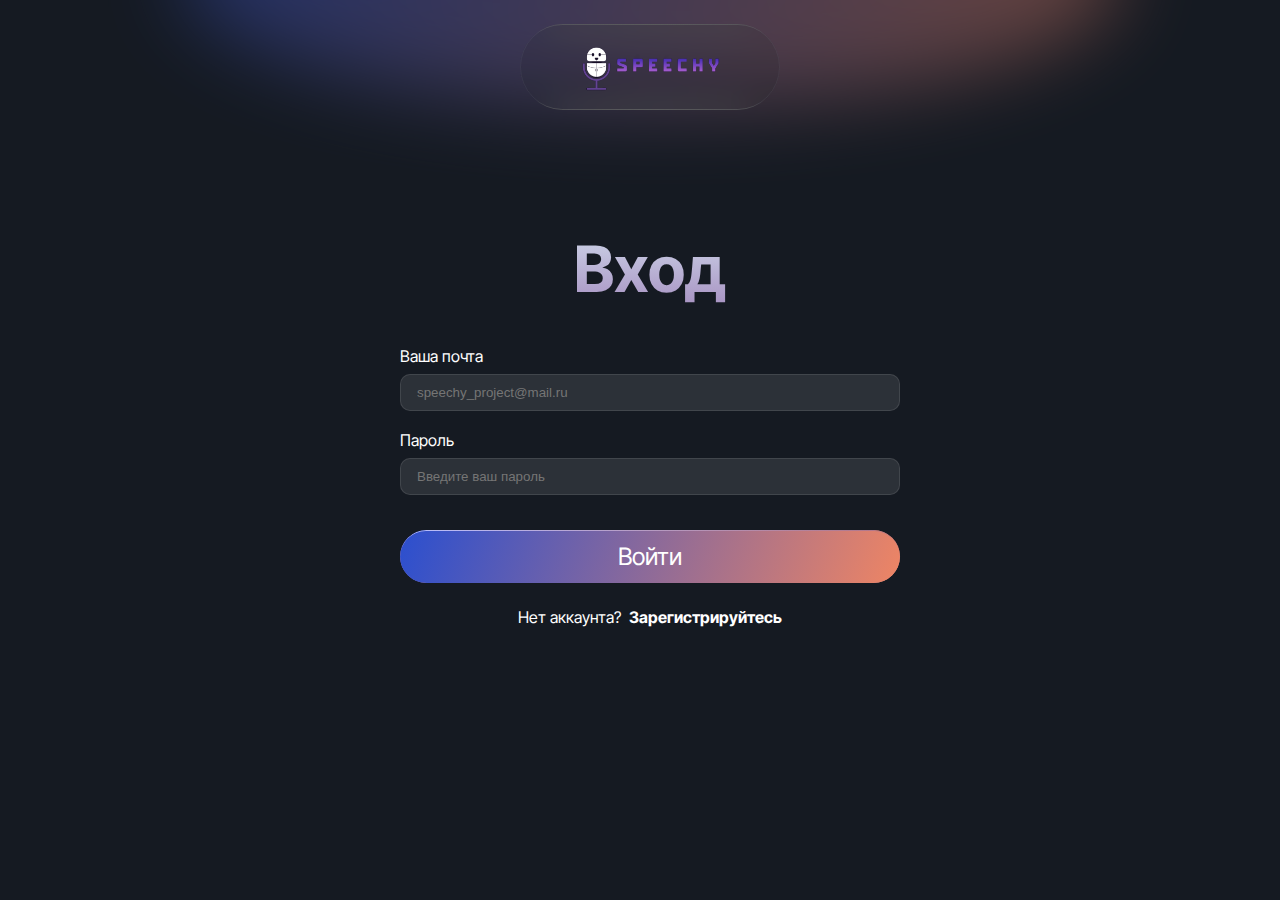
<file: signin.html>
<!DOCTYPE html>
<html lang="ru">
<head>
    <meta charset="UTF-8">
    <meta name="viewport" content="width=device-width, initial-scale=1.0">
    <title>Speechy</title>
    <link rel="stylesheet" href="css/page_styles.css">
    <link rel="stylesheet" href="css/header_styles.css">
    <link rel="stylesheet" href="css/main_styles.css">
    <link rel="stylesheet" href="css/footer_styles.css">
    <link rel="stylesheet" href="css/signinup_styles.css">
</head>
<body>
    <header class="header container header--logo--only">
        <div class="header-glow-effect"></div>
        <div class="upper-gradient"></div>
        <div class="lower-gradient"></div>
        <div class="inner-effect"></div>
        <div class="header-wrapper">
            <div class="brand">
                <a href="index.html" class="brand__link">
                    <img src="images/logo.png" alt="speechy logo">
                </a>
            </div>
        </div>
    </header>
    
    
    <main class="main container main--signin--padding">
        <h1 class="title title--auth">
           Вход
        </h1>

        <div class="form-wrapper">

            <form action="404.html" method="GET" class="auth-form">
                <div class="field-wrapper">
                    <label for="email" class="field__label">Ваша почта</label>
                    <input type="email" name="email" id="email" placeholder="speechy_project@mail.ru" class="field__input">
                </div>
                <div class="field-wrapper">
                    <label for="pass" class="field__label">Пароль</label>
                    <input type="password" name="pass" id="pass" placeholder="Введите ваш пароль" class="field__input">
                </div>
                <div class="submit-wrapper">
                    <button class="btn btn--gradient btn__submit" type="submit">
                        <div class="btn-frame"></div>
                        <div class="border-glow-effect"></div>
                        <div class="btn__link">Войти</div>
                    </button>
                </div>
            </form>
            
            <div class="alt-wrapper">
                Нет аккаунта?&nbsp;
                <a href="signup.html" class="alt-link">Зарегистрируйтесь</a> 
            </div>
        </div>
    </main>
</body>
</html>
</file>
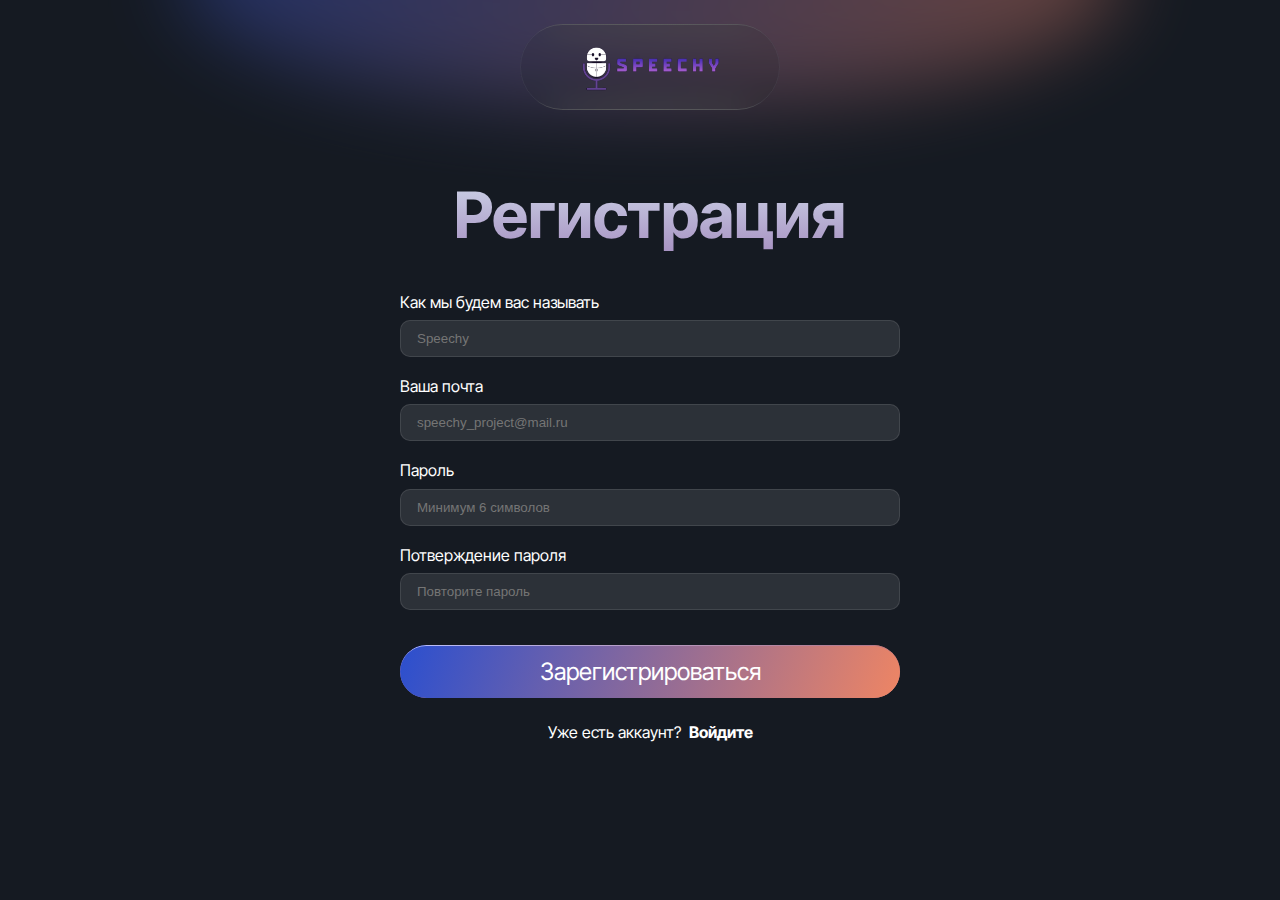
<file: signup.html>
<!DOCTYPE html>
<html lang="ru">
<head>
    <meta charset="UTF-8">
    <meta name="viewport" content="width=device-width, initial-scale=1.0">
    <title>Speechy</title>
    <link rel="stylesheet" href="css/page_styles.css">
    <link rel="stylesheet" href="css/header_styles.css">
    <link rel="stylesheet" href="css/main_styles.css">
    <link rel="stylesheet" href="css/footer_styles.css">
    <link rel="stylesheet" href="css/signinup_styles.css">
</head>
<body>
    <header class="header container header--logo--only">
        <div class="header-glow-effect"></div>
        <div class="upper-gradient"></div>
        <div class="lower-gradient"></div>
        <div class="inner-effect"></div>
        <div class="header-wrapper">
            <div class="brand">
                <a href="index.html" class="brand__link">
                    <img src="images/logo.png" alt="speechy logo">
                </a>
            </div>
        </div>
    </header>
    
    <main class="main container">
        <h1 class="title title--auth">
           Регистрация
        </h1>

        <div class="form-wrapper">

            <form action="404.html" method="GET" class="auth-form">
                <div class="field-wrapper">
                    <label for="full_name" class="field__label">Как мы будем вас называть</label>
                    <input type="text" name="full_name" id="full_name" placeholder="Speechy" class="field__input">
                </div>
                <div class="field-wrapper">
                    <label for="email" class="field__label">Ваша почта</label>
                    <input type="email" name="email" id="email" placeholder="speechy_project@mail.ru" class="field__input">
                </div>
                <div class="field-wrapper">
                    <label for="pass" class="field__label">Пароль</label>
                    <input type="password" name="pass" id="pass" placeholder="Минимум 6 символов" class="field__input">
                </div>
                <div class="field-wrapper">
                    <label for="pass_confirm" class="field__label">Потверждение пароля</label>
                    <input type="password" name="pass_confirm" id="pass_confirm" placeholder="Повторите пароль" class="field__input">
                </div>
                <div class="submit-wrapper">
                    <button class="btn btn--gradient btn__submit" type="submit">
                        <div class="btn-frame"></div>
                        <div class="border-glow-effect"></div>
                        <div class="btn__link">Зарегистрироваться</div>
                    </button>
                </div>
            </form>
            
            <div class="alt-wrapper">
                Уже есть аккаунт?&nbsp;
                <a href="signin.html" class="alt-link">Войдите</a> 
            </div>
        </div>
    </main>
</body>
</html>
</file>
<file: css/page_styles.css>
* {
    box-sizing: border-box;
    padding: 0;
    margin: 0;
}

body {
    min-width: 1300px;
    height: fit-content;
    min-height: 100vh;
    background-color: rgb(21, 26, 34);
    font-size: 12px;
    font-family: sans-serif;
    display: flex;
    flex-direction: column;
    align-items: center;
}

.container {
    max-width: 1200px;
    width: 80%;
}

@font-face {
    font-family: "InterTight";
    src: local("Inter Tight Regular"),
         url("../fonts/InterTight.ttf") format("truetype");
}

.border-glow-effect {
    background: radial-gradient(100% 50% at 0% 0%, rgb(186, 193, 255) 0%, rgb(178, 116, 133) 100%);
    border-bottom-left-radius: 100px;
    border-bottom-right-radius: 100px;
    border-top-left-radius: 100px;
    border-top-right-radius: 100px;
    filter: none;
    -webkit-filter: none;
    opacity: 1;

    flex: none;
    inset: 0;
    overflow: visible;
    position: absolute;
    z-index: -1;
}

html.sr .load-hidden {
    visibility: hidden;
}
</file>
<file: css/header_styles.css>
.header {
    flex: none;
    height: auto;
    position: fixed;
    top: 24px;
    z-index: 2;
    opacity: 1;
    width: 100%;
}

.header-wrapper {
    align-items: center;
    display: flex;
    flex-direction: row;
    flex-wrap: nowrap;
    height: 86px;
    justify-content: space-between;
    overflow: visible;
    padding: 16px 24px;
    position: relative;
    border-bottom-width: 1px;
    border-color: rgba(149, 158, 171, 0.1);
    border-left-width: 1px;
    border-right-width: 1px;
    border-style: solid;
    border-top-width: 1px;
    width: 100%;
    border-radius: 100px;
    opacity: 1;
}

.header-glow-effect {
    background: linear-gradient(110deg,#2b4fcf 0%,rgb(238, 133, 100) 100%);
    border-radius: 100%;
    filter: blur(40px);
    flex: none;
    height: 263px;
    left: calc(50.00000000000002% - 941px / 2);
    opacity: .4;
    position: absolute;
    top: -180px;
    width: 941px;
    z-index: 0;
}

.upper-gradient {
    background: radial-gradient(117.4% 14.7% at 50% 0%, rgb(85, 85, 85) 0%, rgba(21, 26, 34, 0) 100%);
    border-radius: 100px;
    opacity: 1;
    flex: none;
    inset: 0;
    overflow: hidden;
    position: absolute;
    will-change: transform;
    z-index: 0;
}

.lower-gradient {
    background: radial-gradient(117.4% 14.7% at 49.4% 100%, rgb(85, 85, 85) 0%, rgba(21, 26, 34, 0) 100%);
    border-radius: 100px;
    opacity: 1;
    flex: none;
    inset: 0;
    overflow: hidden;
    position: absolute;
    will-change: transform;
    z-index: 0;
}

.inner-effect {
    flex: none;
    height: 84px;
    left: calc(50.00000000000002% - 100% / 2);
    overflow: hidden;
    position: absolute;
    top: calc(50.00000000000002% - 84px / 2);
    width: 100%;
    will-change: transform;
    z-index: 0;
    backdrop-filter: blur(15px);
    background-color: rgba(21, 26, 34, 0.1);
    border-radius: 100px;
    opacity: 1;
}

.brand {
    height: 100%;
    max-width: 25%;
}

.brand img {
    width: auto;
    height: 100%;
}

.brand__link {
    height: 100%;
    position: relative;
    display: block;
    text-decoration: none;
    text-transform: none;
    line-height: 110%;
}

.header__link {
    padding: 10px 24px;
    font-family: "InterTight", sans-serif;
    font-size: 16px;
    font-style: normal;
    font-weight: 400;
    letter-spacing: 0em;
    line-height: 110%;
    text-decoration: none;
    text-transform: none;
    color: white;
    margin-left: 30px;

    border-bottom-width: 1px;
    border-color: transparent;
    border-left-width: 1px;
    border-right-width: 1px;
    border-style: solid;
    border-top-width: 1px;
    border-radius: 30px;
    opacity: 1;
}

.header__link--first {
    margin-left: 0 !important;
}

.header__link:hover {
    border-bottom-width: 1px;
    border-color: rgba(149, 158, 171, 0.1);
    border-left-width: 1px;
    border-right-width: 1px;
    border-style: solid;
    border-top-width: 1px;
}

.signin {
    border-radius: 100px;
    opacity: 1;
    padding: 12px 28px;
    height: min-content;
    width: min-content;
    white-space: nowrap;
    color: white;
    font-family: "InterTight";
    font-size: 22px;
    font-weight: bold;
    display: block;
    text-decoration: none;
}
</file>
<file: css/main_styles.css>
.title {
    background-image: linear-gradient(0deg, rgb(167, 146, 194) 0%, rgb(206, 214, 233) 100%);
    background-clip: text;
    -webkit-background-clip: text;
    -webkit-text-fill-color: transparent;
    display: inline-block;
    font-family: "InterTight", sans-serif;
    font-size: 50px;
}

.title--under {
    font-size: 19px;
    text-align: justify;
    width: 75%;
}

.title--mini {
    font-size: 24px;
    font-weight: bold;
}

.title--font--bold {
    font-weight: bold;
}

.main {
    height:100%;
    width: 100%;
    display: flex;
    flex-direction: column;
    align-items: center;
    flex: none;
    flex-wrap: nowrap;
    gap: 80px;
    height: min-content;
    justify-content: flex-start;
    overflow: visible;
    padding: 15% 0;
    position: relative;
    width: 100%;
    z-index: 1;
}

.main-wrapper {
    align-self: start;
}

.btn {
    opacity: 1;
    border-radius: 100px;
    overflow: hidden;
    position: relative;
    z-index: 0;
    border-bottom-width: 1px;
    border-color: transparent;
    border-left-width: 1px;
    border-right-width: 1px;
    border-style: solid;
    border-top-width: 1px;
}

.btn--gradient {
    background: linear-gradient(110deg, rgb(43, 79, 207) 0%, rgb(238, 133, 100) 100%);
    border-width: 0;
}

.btn__link {
    font-size: 24px;
    color: white;
    text-decoration: none;  
    padding: 12px 28px;
    display: block;

    border-bottom-width: 0px;
    border-color: rgba(0, 0, 0, 0);
    border-left-width: 0px;
    border-right-width: 0px;
    border-style: solid;
    border-top-width: 0px;
    border-radius: 100px;
    opacity: 1;

    position: relative;
    z-index: 2;
}

.btn__link:hover {
    animation: gradient 2s infinite;
}

@keyframes gradient {
    5% {
        background: linear-gradient(130deg, rgb(43, 79, 207) 0%, rgb(238, 133, 100) 100%);
    }
    10% {
        background: linear-gradient(150deg, rgb(43, 79, 207) 0%, rgb(238, 133, 100) 100%);
    }
    15% {
        background: linear-gradient(170deg, rgb(43, 79, 207) 0%, rgb(238, 133, 100) 100%);
    }
    20% {
        background: linear-gradient(190deg, rgb(43, 79, 207) 0%, rgb(238, 133, 100) 100%);
    }
    25% {
        background: linear-gradient(210deg, rgb(43, 79, 207) 0%, rgb(238, 133, 100) 100%);
    }
    30% {
        background: linear-gradient(230deg, rgb(43, 79, 207) 0%, rgb(238, 133, 100) 100%);
    }
    35% {
        background: linear-gradient(250deg, rgb(43, 79, 207) 0%, rgb(238, 133, 100) 100%);
    }
    40% {
        background: linear-gradient(260deg, rgb(43, 79, 207) 0%, rgb(238, 133, 100) 100%);
    }
    45% {
        background: linear-gradient(280deg, rgb(43, 79, 207) 0%, rgb(238, 133, 100) 100%);
    }
    50% {
        background: linear-gradient(300deg, rgb(43, 79, 207) 0%, rgb(238, 133, 100) 100%);
    }
    55% {
        background: linear-gradient(320deg, rgb(43, 79, 207) 0%, rgb(238, 133, 100) 100%);
    }
    60% {
        background: linear-gradient(340deg, rgb(43, 79, 207) 0%, rgb(238, 133, 100) 100%);
    }
    65% {
        background: linear-gradient(0deg, rgb(43, 79, 207) 0%, rgb(238, 133, 100) 100%);
    }
    70% {
        background: linear-gradient(20deg, rgb(43, 79, 207) 0%, rgb(238, 133, 100) 100%);
    }
    75% {
        background: linear-gradient(40deg, rgb(43, 79, 207) 0%, rgb(238, 133, 100) 100%);
    }
    80% {
        background: linear-gradient(60deg, rgb(43, 79, 207) 0%, rgb(238, 133, 100) 100%);
    }
    85% {
        background: linear-gradient(80deg, rgb(43, 79, 207) 0%, rgb(238, 133, 100) 100%);
    }
    90% {
        background: linear-gradient(100deg, rgb(43, 79, 207) 0%, rgb(238, 133, 100) 100%);
    }
    95% {
        background: linear-gradient(105deg, rgb(43, 79, 207) 0%, rgb(238, 133, 100) 100%);
    }
    100% {
        background: linear-gradient(110deg, rgb(43, 79, 207) 0%, rgb(238, 133, 100) 100%);
    }
}

.btn-frame {
    border-radius: 100px;
    opacity: 1;
    background: linear-gradient(110deg, rgb(43, 79, 207) 0%,
                rgb(238, 133, 100) 100%);
    flex: none;
    inset: 1px 0 0;
    overflow: hidden;
    position: absolute;
    z-index: 0;

    border-bottom-width: 0px;
    border-color: rgba(0, 0, 0, 0);
    border-left-width: 0px;
    border-right-width: 0px;
    border-style: solid;
    border-top-width: 0px;
}


.mini-label {
    border-bottom-width: 1px;
    border-color: rgba(255, 255, 255, .1);
    border-left-width: 1px;
    border-right-width: 1px;
    border-style: solid;
    border-top-width: 1px;
    background-color: #ffffff1a;
    border-radius: 40px;
    padding: 6px 16px;
    font-family: "InterTight";
    color: #b7b7b7;
    white-space: nowrap;
    font-size: 14px;
    font-weight: bold;
    line-height: 150%;
    letter-spacing: .05em;
    width: fit-content;
}

.price {
    display: flex;
    flex-direction: column;
    align-items: start;
    gap: 30px;
    width: 100%;
}

.price__title {
    align-self: center;
}

.price__label {
    align-self: center;
}

.price__wrapper {
    display: flex;
    width: 100%;
    gap: 32px;
    align-items: center;
}

.price__item {
    border-bottom-width: 1px;
    border-color: rgba(149, 158, 171, 0.3);
    border-left-width: 1px;
    border-right-width: 1px;
    border-style: solid;
    border-top-width: 1px;
    background-color: rgba(255, 255, 255, 0.1);
    border-radius: 24px;
    box-shadow: rgba(21, 21, 21, 0.25) 8px 8px 10px 0px;
    width: 100%;
    opacity: 1;
    
    align-content: flex-start;
    align-items: flex-start;
    display: flex;
    flex-direction: column;
    flex-wrap: nowrap;
    gap: 40px;
    height: min-content;
    min-height: 557px;
    justify-content: flex-start;
    max-width: 400px;
    overflow: visible;
    padding: 24px;
    position: relative;
    z-index: 0;
    
    color:white;
}

.price__item--emphasis {
    background: linear-gradient(rgb(43, 79, 207) 0%, rgb(238, 133, 100) 100%);
    padding: 35px 24px;
    border-block: none;
    position: relative;
    min-height: 580px;
}

.price-badge {
    border-bottom-width: 1px;
    border-color: rgba(149, 158, 171, 0.1);
    border-left-width: 1px;
    border-right-width: 1px;
    border-style: solid;
    border-top-width: 1px;
    border-radius: 30px;
    opacity: 1;

    align-content: center;
    align-items: center;
    display: flex;
    flex-direction: row;
    flex-wrap: nowrap;
    gap: 10px;
    height: min-content;
    justify-content: center;
    overflow: hidden;
    padding: 8px 16px;
    position: relative;
    width: min-content;

    background-color: rgba(255, 255, 255, 0.2);
    z-index: 1;

    font-size: 18px;
    white-space: nowrap;
}

.price-badge__gradient {
    background: radial-gradient(50% 38% at 50% 0%, rgb(255, 255, 255) 0%, rgba(0, 0, 0, 0.1) 100%);
    filter: blur(10px);
    opacity: 1;
    inset: 0;
    overflow: visible;
    position: absolute;
    z-index: 0;
}

.price__price {
    font-size: 40px;
    font-weight: bold;
    font-family: "InterTight";
    margin-top: 14px;
}

.price__price--business {
    font-size: 32px;
    margin-top: 24px;
}

.price__team-size {
    font-size: 16px;
    font-family: "InterTight";
    margin-top: 14px;
}

.price-features {
    font-family: "InterTight";
    font-size: 14px;
    color: white;
    line-height: 160%;
    flex-grow: 1;
}

.price-features__title {
    font-size: 18px;
    font-weight: bold;
}

.price-features__wrapper {
    margin-top: 21px;
    display: flex;
    flex-direction: column;
    gap: 12px;
}

.subscribe {
    height: min-content;
    width: 100%;
    position: relative;
}

.subscribe__link {
    padding: 16px 32px;
    text-decoration: none;
    color: white;
    white-space: nowrap;
    display: block;
    font-size: 18px;
    height: 100%;
    text-align: center;

    background-color: rgb(67, 72, 84);
    border-radius: 100px;
    opacity: 1;

    position: relative;
    z-index: 2;
}


.subscribe__effect {
    background: radial-gradient(100% 25% at 50% 0%, rgb(149, 158, 171) 0%, rgb(45, 48, 56) 100%);
    border-radius: 100px;
    inset: 0;
    overflow: visible;
    position: absolute;
    z-index: 1;
    top: -1px;
    width: 98%;
    margin: 0 auto;
}

.subscribe__effect--hidden {
    display: none;
}

.subscribe__link--emphasis {
    background-color: rgba(255, 255, 255, 0.4);
    border-top: 1px solid rgba(240, 240, 240, 1);
}

.price-glow-effect {
    left: calc(50.00000000000002% - 800px / 2);
    background: linear-gradient(180deg,#2b4fcf 0%,rgb(238, 133, 100) 100%);
    border-radius: 100%;
    filter: blur(100px);
    flex: none;
    height: 569px;
    opacity: .15;
    position: absolute;
    width: 772px;
    z-index: 0;
}

.features {
    display: flex;
    flex-direction: column;
    align-items: start;
    gap: 15px;
}

.features__wrapper {
    position: relative;
    display: flex;
    gap: 20px;
    justify-content: space-between;
    margin-top: 2%;
}

.features__card {
    border-bottom-width: 1px;
    border-color: rgba(255, 255, 255, 0.1);
    border-left-width: 1px;
    border-right-width: 1px;
    border-style: solid;
    border-top-width: 1px;
    backdrop-filter: blur(20px);
    background-color: rgba(255, 255, 255, 0.1);
    width: 100%;
    opacity: 1;
    display: flex;
    flex-direction: column;
    gap: 15px;
    align-items: center;

    padding: 16px 10px;
    border-radius: 20px;
}

.features__img {
    width: 95%;
    height: auto;
    margin: 0 auto;
    display: block;
    border-radius: 10px;
}

.features__desc {
    background-image: linear-gradient(197deg, rgb(102, 102, 102) -60%, rgb(255, 255, 255) 100%);
    background-clip: text;
    -webkit-background-clip: text;
    -webkit-text-fill-color: transparent;
    display: inline-block;
    font-family: "InterTight", sans-serif;
    font-size: 16px;

    text-align: center;
    white-space: wrap;
}


.faq__label {
    align-self: center;
}

.faq {
    display: flex;
    flex-direction: column;
    align-items: center;
    gap: 30px;
    width: 100%;
}
</file>
<file: css/footer_styles.css>
.footer {
    display: flex;
    justify-content: space-between;
    position: relative;
    height: 60px;
    margin-bottom: 2%;
    padding: 0 2%;
}

.agreements {
    display: flex;
    justify-content: space-between;
    gap: 30px;
    align-items: center;
}

.agreements a, .agreements span {
    font-family: "InterTight", sans-serif;
    font-size: 16px;
    background-image: linear-gradient(0deg, rgb(102, 102, 102) 0%, rgb(255, 255, 255) 100%);
    background-clip: text;
    -webkit-background-clip: text;
    -webkit-text-fill-color: transparent;
}
</file>
<file: css/signinup_styles.css>
.header--logo--only {
    max-width: 400px;
    width: 20%;
    position: relative;
}

.brand {
    max-width: 100%;
}

.header-wrapper {
    justify-content: center;
}

.main {
    gap: 40px;
    padding: 10vh 0;
}

.main--signin--padding {
    padding: 16vh 0;
}

.title--auth {
    font-size: 64px;
}

.form-wrapper {
    width: 500px;
}

.field-wrapper {
    display: flex;
    flex-direction: column;
    gap: 8px;
    color: white;
}

.field__label {
    font-family: "InterTight", sans-serif;
    font-style: normal;
    font-weight: 400;
    color:  #fff;
    font-size: 16px;
    letter-spacing: 0;
    text-transform: none;
    text-decoration: none;
    line-height: 1.2em;
    text-align: start;
}

.field__input {
    border-bottom-width: 1px;
    border-color: rgba(255, 255, 255, .1);
    border-left-width: 1px;
    border-right-width: 1px;
    border-style: solid;
    border-top-width: 1px;
    align-content: center;
    align-items: center;
    background-color: #ffffff1a;
    border-radius: 10px;
    display: flex;
    flex: none;
    flex-direction: row;
    flex-wrap: nowrap;
    gap: 10px;
    height: min-content;
    justify-content: flex-start;
    overflow: visible;
    padding: 10px 170px 10px 16px;
    position: relative;
    width: 100%;
    
    color: white;
}

.auth-form {
    display: flex;
    flex-direction: column;
    gap: 20px;
}

.submit-wrapper {
    align-self: center;
    width: 100%;
    margin-top: 3%;
}

.btn__submit {
    font-size: 24px;
    color: white;
    text-decoration: none;  
    width: 100%;
    font-family: "InterTight", sans-serif;
}

.alt-wrapper {
    text-align: center;
    margin-top: 5%;

    font-family: "InterTight", sans-serif;
    font-style: normal;
    font-weight: 400;
    color: #fff;
    font-size: 16px;
    letter-spacing: 0;
    text-transform: none;
    text-decoration: none;
    line-height: 1.2em;
}

.alt-link {
    text-decoration: none;
    font-weight: bold;
    color: #fff;
}

.alt-link:hover {
    text-decoration: underline;
}
</file>
